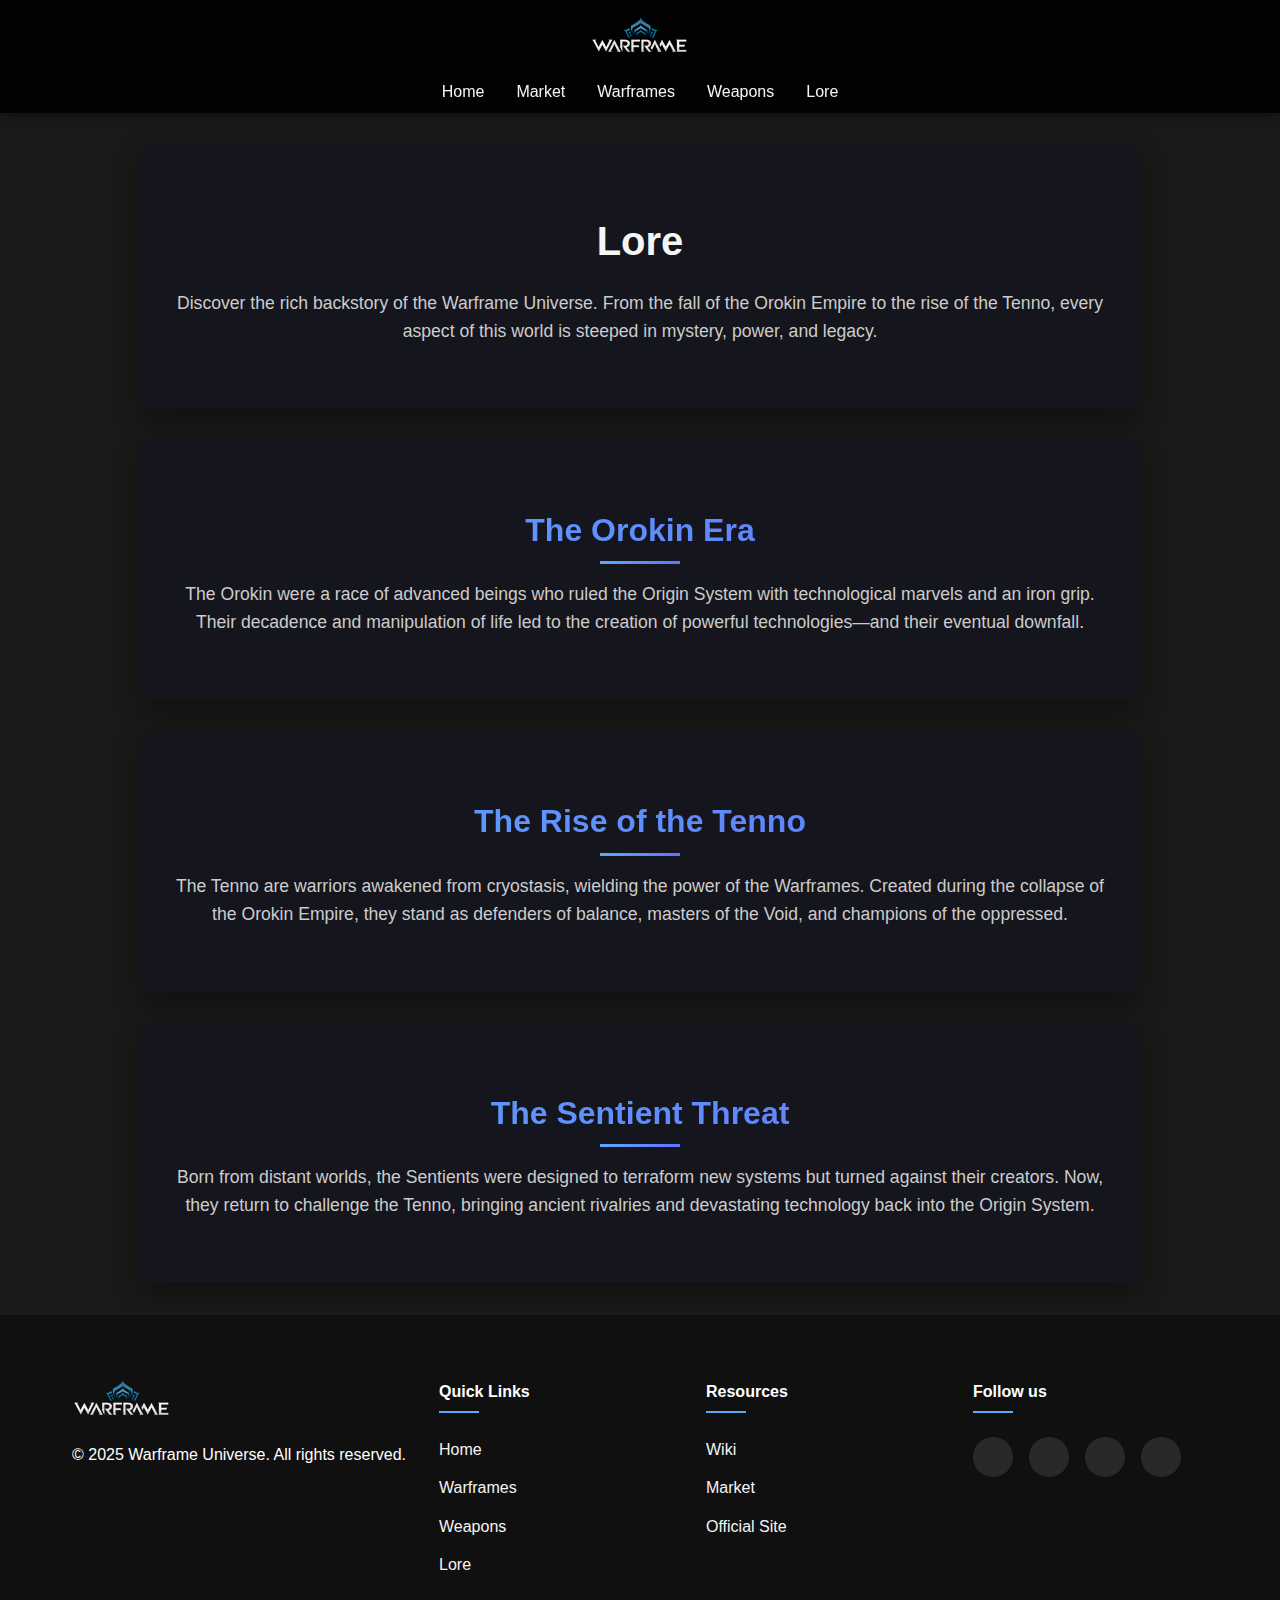
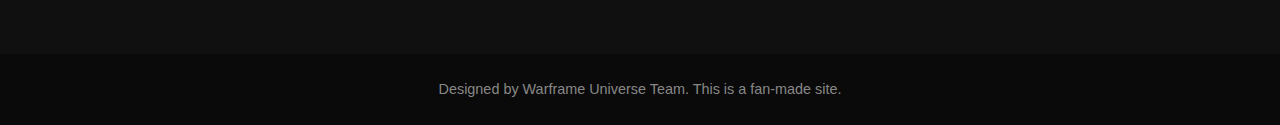
<file: lore.html>
<!DOCTYPE html>
<html lang="en">
<head>
    <meta charset="UTF-8">
    <meta name="viewport" content="width=device-width, initial-scale=1.0">
    <title>Lore</title>

    <link rel="stylesheet" href="styles.css">
</head>
<body>
  <header>
      <div class="logo">
          <img src="Logo.webp" alt="Warframe Logo">
      </div>
      <nav class="nav-bar">
          <ul class="nav-list">
              <li><a href="index.html">Home</a></li>
              <li><a href="https://warframe.market/" target="_blank">Market</a></li>
              <li><a href="warframes.html">Warframes</a></li>
              <li><a href="weapons.html">Weapons</a></li>
              <li><a href="lore.html">Lore</a></li>
          </ul>
      </nav>
  </header>

  <main>
      <section class="lore-section">
          <h1>Lore</h1>
          <p>Discover the rich backstory of the Warframe Universe. From the fall of the Orokin Empire to the rise of the Tenno, every aspect of this world is steeped in mystery, power, and legacy.</p>
      </section>

      <section class="lore-section">
          <h2>The Orokin Era</h2>
          <p>The Orokin were a race of advanced beings who ruled the Origin System with technological marvels and an iron grip. Their decadence and manipulation of life led to the creation of powerful technologies—and their eventual downfall.</p>
      </section>

      <section class="lore-section">
          <h2>The Rise of the Tenno</h2>
          <p>The Tenno are warriors awakened from cryostasis, wielding the power of the Warframes. Created during the collapse of the Orokin Empire, they stand as defenders of balance, masters of the Void, and champions of the oppressed.</p>
      </section>

      <section class="lore-section">
          <h2>The Sentient Threat</h2>
          <p>Born from distant worlds, the Sentients were designed to terraform new systems but turned against their creators. Now, they return to challenge the Tenno, bringing ancient rivalries and devastating technology back into the Origin System.</p>
      </section>
  </main>

  <footer>
    <div class="footer-main">
      <div class="footer-logo">
        <img src="Logo.webp" alt="Warframe Logo" />
        <p>&copy; 2025 Warframe Universe. All rights reserved.</p>
      </div>
      
      <div class="footer-links">
        <h4>Quick Links</h4>
        <ul>
          <li><a href="index.html">Home</a></li>
          <li><a href="warframes.html">Warframes</a></li>
          <li><a href="weapons.html">Weapons</a></li>
          <li><a href="lore.html">Lore</a></li>
        </ul>
      </div>
      
      <div class="footer-links">
        <h4>Resources</h4>
        <ul>
          <li><a href="https://warframe.fandom.com/wiki/" target="_blank">Wiki</a></li>
          <li><a href="https://warframe.market/" target="_blank">Market</a></li>
          <li><a href="https://www.warframe.com/" target="_blank">Official Site</a></li>
        </ul>
      </div>
      
      <div class="footer-social">
        <h4>Follow us</h4>
        <div class="social-icons">
          <a href="#" class="social-icon"><i class="fab fa-facebook"></i></a>
          <a href="#" class="social-icon"><i class="fab fa-twitter"></i></a>
          <a href="#" class="social-icon"><i class="fab fa-instagram"></i></a>
          <a href="#" class="social-icon"><i class="fab fa-discord"></i></a>
        </div>
      </div>
    </div>
    
    <div class="footer-bottom">
      <p>Designed by Warframe Universe Team. This is a fan-made site.</p>
    </div>
  </footer>
</body>
</html>
</file>
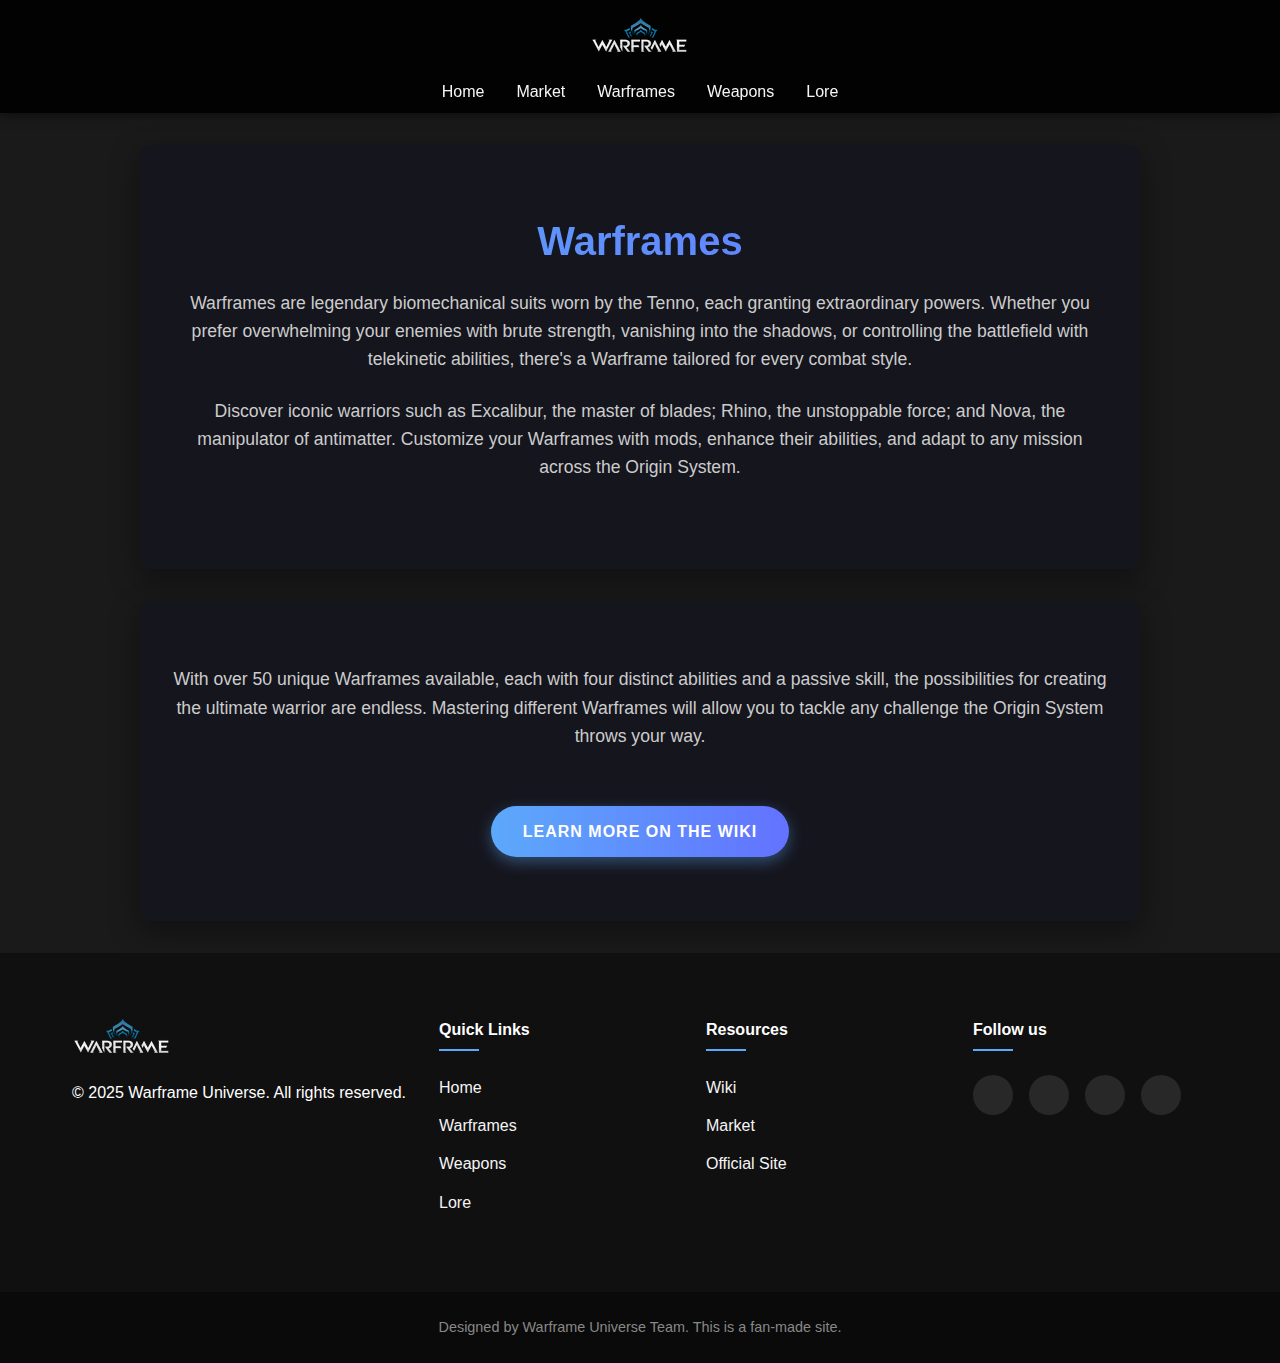
<file: warframes.html>
<!DOCTYPE html>
<html lang="en">
  <head>
    <meta charset="UTF-8" />
    <meta name="viewport" content="width=device-width, initial-scale=1.0" />
    <title>Warframes</title>
    <link rel="stylesheet" href="styles.css" />
  </head>
  <body>
    <header>
      <div class="logo">
          <img src="Logo.webp" alt="Warframe Logo">
      </div>
      <nav class="nav-bar">
          <ul class="nav-list">
              <li><a href="index.html">Home</a></li>
              <li><a href="https://warframe.market/" target="_blank">Market</a></li>
              <li><a href="warframes.html">Warframes</a></li>
              <li><a href="weapons.html">Weapons</a></li>
              <li><a href="lore.html">Lore</a></li>
          </ul>
      </nav>
  </header>

    <main>  
        <section class="warframes-section">
            <h1>Warframes</h1>
            <p>Warframes are legendary biomechanical suits worn by the Tenno, each granting extraordinary powers. Whether you prefer overwhelming your enemies with brute strength, vanishing into the shadows, or controlling the battlefield with telekinetic abilities, there's a Warframe tailored for every combat style.</p>
            <p>Discover iconic warriors such as Excalibur, the master of blades; Rhino, the unstoppable force; and Nova, the manipulator of antimatter. Customize your Warframes with mods, enhance their abilities, and adapt to any mission across the Origin System.</p>
        </section>    
        <section class="warframes-section">    
            <p>With over 50 unique Warframes available, each with four distinct abilities and a passive skill, the possibilities for creating the ultimate warrior are endless. Mastering different Warframes will allow you to tackle any challenge the Origin System throws your way.</p>
            <a href="https://warframe.fandom.com/wiki/Warframes" class="wiki-link" target="_blank">Learn More on the Wiki</a>
        </section>
    </main>

    <footer>
      <div class="footer-main">
        <div class="footer-logo">
          <img src="Logo.webp" alt="Warframe Logo" />
          <p>&copy; 2025 Warframe Universe. All rights reserved.</p>
        </div>
        
        <div class="footer-links">
          <h4>Quick Links</h4>
          <ul>
            <li><a href="index.html">Home</a></li>
            <li><a href="warframes.html">Warframes</a></li>
            <li><a href="weapons.html">Weapons</a></li>
            <li><a href="lore.html">Lore</a></li>
          </ul>
        </div>
        
        <div class="footer-links">
          <h4>Resources</h4>
          <ul>
            <li><a href="https://warframe.fandom.com/wiki/" target="_blank">Wiki</a></li>
            <li><a href="https://warframe.market/" target="_blank">Market</a></li>
            <li><a href="https://www.warframe.com/" target="_blank">Official Site</a></li>
          </ul>
        </div>
        
        <div class="footer-social">
          <h4>Follow us</h4>
          <div class="social-icons">
            <a href="#" class="social-icon"><i class="fab fa-facebook"></i></a>
            <a href="#" class="social-icon"><i class="fab fa-twitter"></i></a>
            <a href="#" class="social-icon"><i class="fab fa-instagram"></i></a>
            <a href="#" class="social-icon"><i class="fab fa-discord"></i></a>
          </div>
        </div>
      </div>
      
      <div class="footer-bottom">
        <p>Designed by Warframe Universe Team. This is a fan-made site.</p>
      </div>
    </footer>
</body>
</html>
</file>
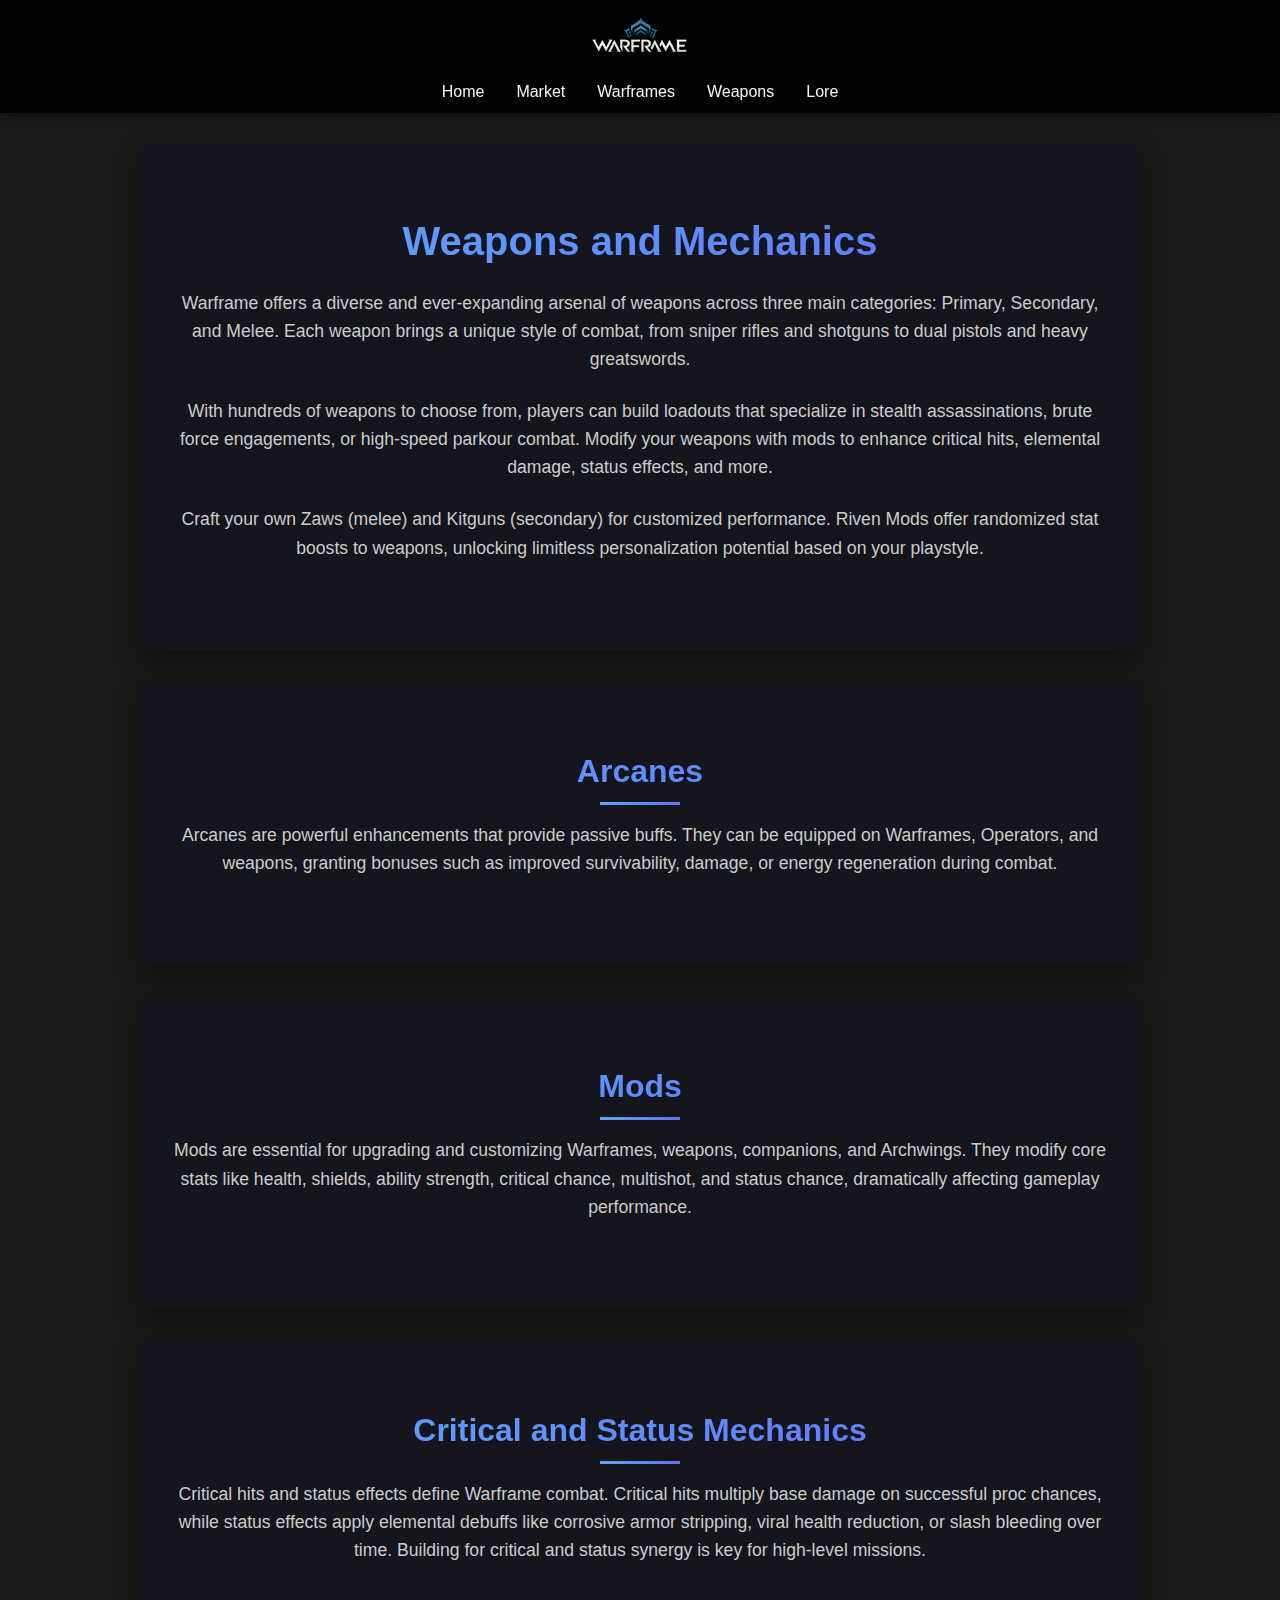
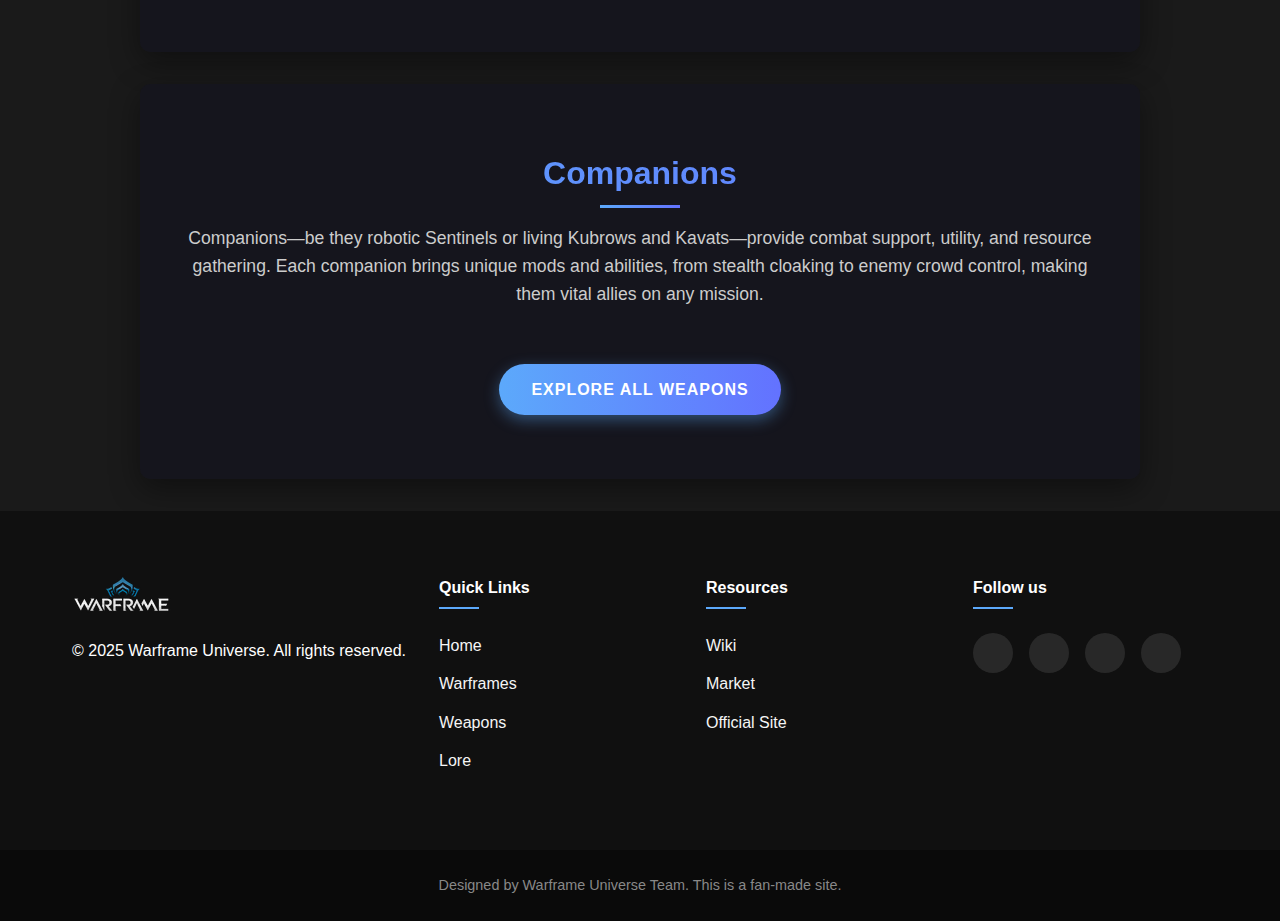
<file: weapons.html>
<!DOCTYPE html>
<html lang="en">
  <head>
    <meta charset="UTF-8" />
    <meta name="viewport" content="width=device-width, initial-scale=1.0" />
    <title>Weapons</title>
    <link rel="stylesheet" href="styles.css" />
  </head>
  <body>
    <header>
      <div class="logo">
          <img src="Logo.webp" alt="Warframe Logo">
      </div>
      <nav class="nav-bar">
          <ul class="nav-list">
              <li><a href="index.html">Home</a></li>
              <li><a href="https://warframe.market/" target="_blank">Market</a></li>
              <li><a href="warframes.html">Warframes</a></li>
              <li><a href="weapons.html">Weapons</a></li>
              <li><a href="lore.html">Lore</a></li>
          </ul>
      </nav>
  </header>

    <main>
        <section class="weapons-section">
            <h1>Weapons and Mechanics</h1>
            <p>Warframe offers a diverse and ever-expanding arsenal of weapons across three main categories: Primary, Secondary, and Melee. Each weapon brings a unique style of combat, from sniper rifles and shotguns to dual pistols and heavy greatswords.</p>
            <p>With hundreds of weapons to choose from, players can build loadouts that specialize in stealth assassinations, brute force engagements, or high-speed parkour combat. Modify your weapons with mods to enhance critical hits, elemental damage, status effects, and more.</p>
            <p>Craft your own Zaws (melee) and Kitguns (secondary) for customized performance. Riven Mods offer randomized stat boosts to weapons, unlocking limitless personalization potential based on your playstyle.</p>
        </section>
        <section class="weapons-section">
            <h2>Arcanes</h2>
            <p>Arcanes are powerful enhancements that provide passive buffs. They can be equipped on Warframes, Operators, and weapons, granting bonuses such as improved survivability, damage, or energy regeneration during combat.</p>
        </section>
        <section class="weapons-section">
            <h2>Mods</h2>
            <p>Mods are essential for upgrading and customizing Warframes, weapons, companions, and Archwings. They modify core stats like health, shields, ability strength, critical chance, multishot, and status chance, dramatically affecting gameplay performance.</p>
        </section>
        <section class="weapons-section">
            <h2>Critical and Status Mechanics</h2>
            <p>Critical hits and status effects define Warframe combat. Critical hits multiply base damage on successful proc chances, while status effects apply elemental debuffs like corrosive armor stripping, viral health reduction, or slash bleeding over time. Building for critical and status synergy is key for high-level missions.</p>
        </section>
        <section class="weapons-section">
            <h2>Companions</h2>
            <p>Companions—be they robotic Sentinels or living Kubrows and Kavats—provide combat support, utility, and resource gathering. Each companion brings unique mods and abilities, from stealth cloaking to enemy crowd control, making them vital allies on any mission.</p>
            <a href="https://warframe.fandom.com/wiki/Weapons" class="wiki-link" target="_blank">Explore All Weapons</a>
        </section>
    </main>

    <footer>
      <div class="footer-main">
        <div class="footer-logo">
          <img src="Logo.webp" alt="Warframe Logo" />
          <p>&copy; 2025 Warframe Universe. All rights reserved.</p>
        </div>
        
        <div class="footer-links">
          <h4>Quick Links</h4>
          <ul>
            <li><a href="index.html">Home</a></li>
            <li><a href="warframes.html">Warframes</a></li>
            <li><a href="weapons.html">Weapons</a></li>
            <li><a href="lore.html">Lore</a></li>
          </ul>
        </div>
        
        <div class="footer-links">
          <h4>Resources</h4>
          <ul>
            <li><a href="https://warframe.fandom.com/wiki/" target="_blank">Wiki</a></li>
            <li><a href="https://warframe.market/" target="_blank">Market</a></li>
            <li><a href="https://www.warframe.com/" target="_blank">Official Site</a></li>
          </ul>
        </div>
        
        <div class="footer-social">
          <h4>Follow us</h4>
          <div class="social-icons">
            <a href="#" class="social-icon"><i class="fab fa-facebook"></i></a>
            <a href="#" class="social-icon"><i class="fab fa-twitter"></i></a>
            <a href="#" class="social-icon"><i class="fab fa-instagram"></i></a>
            <a href="#" class="social-icon"><i class="fab fa-discord"></i></a>
          </div>
        </div>
      </div>
      
      <div class="footer-bottom">
        <p>Designed by Warframe Universe Team. This is a fan-made site.</p>
      </div>
    </footer>
</body>
</html>
</file>
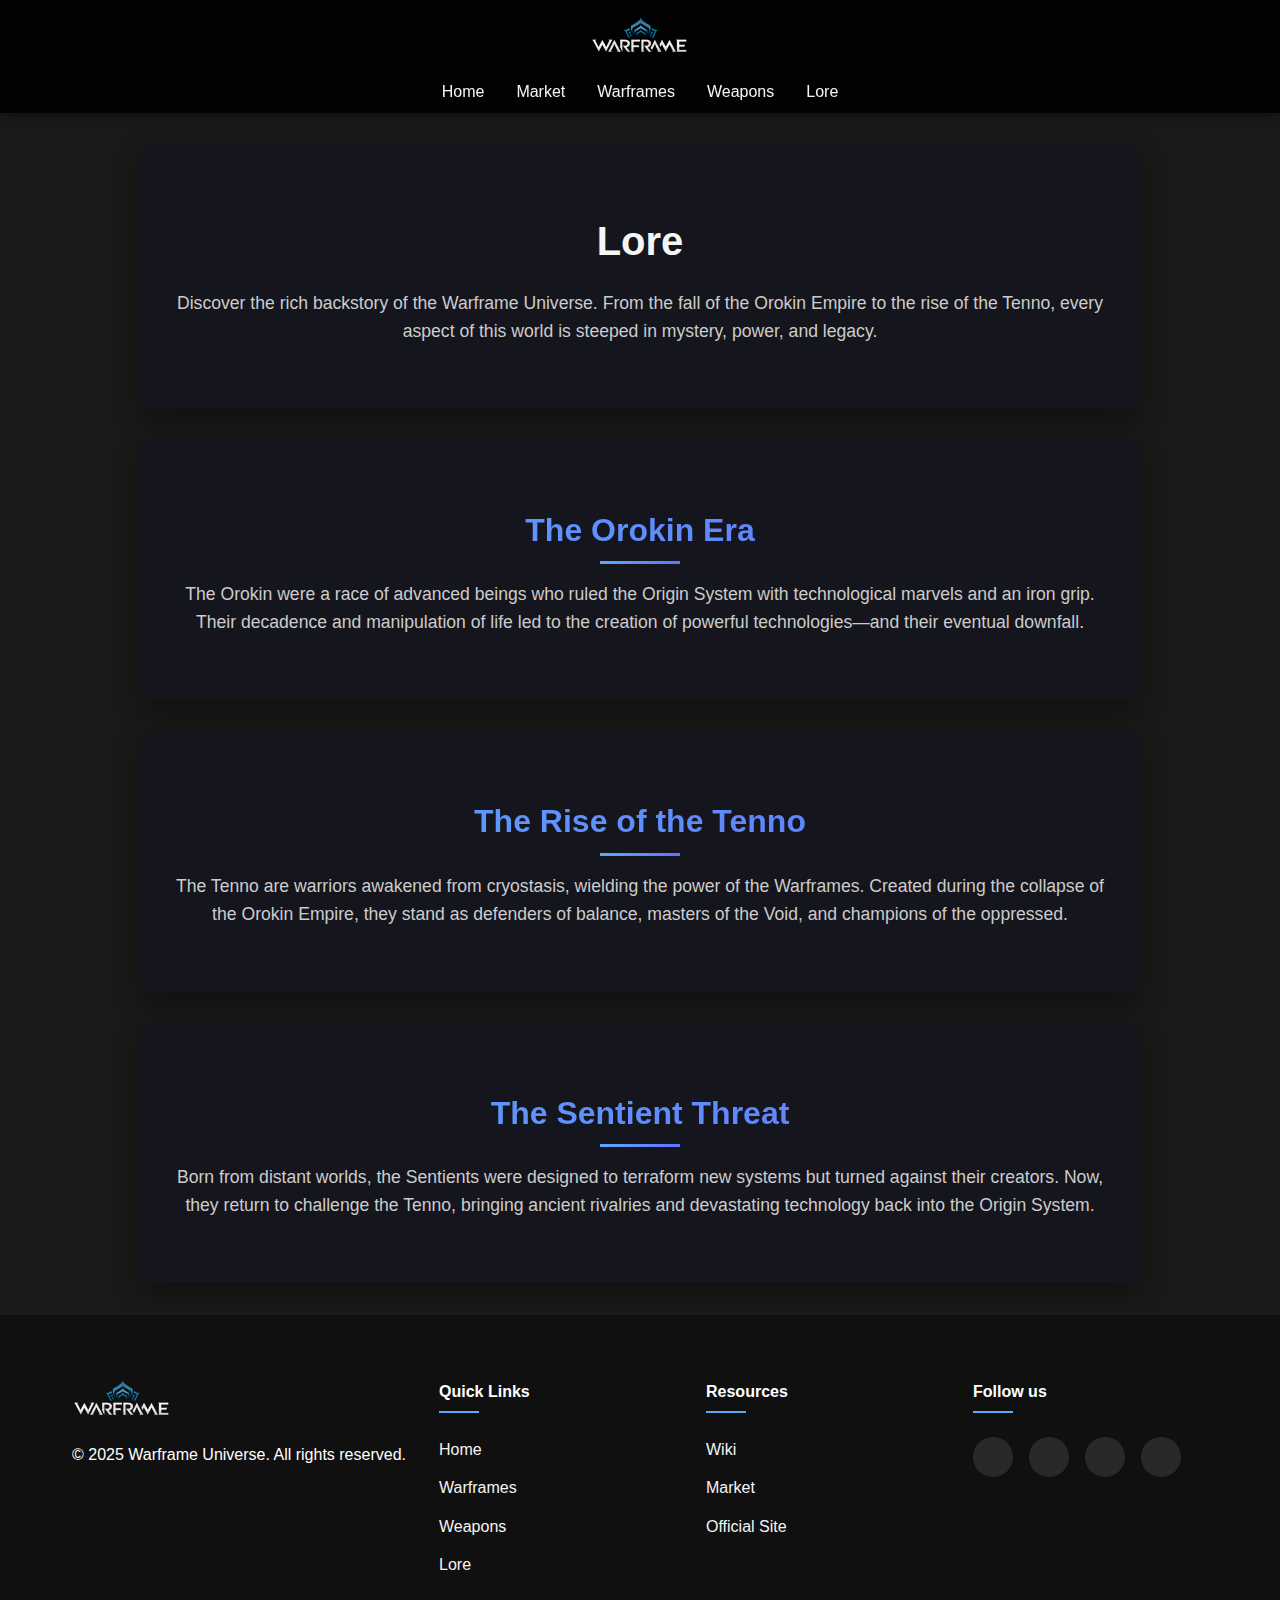
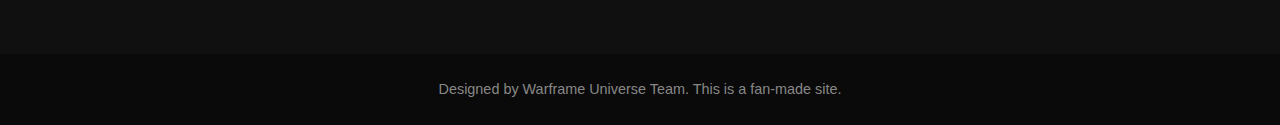
<file: Pages/lore.html>
<!DOCTYPE html>
<html lang="en">
<head>
    <meta charset="UTF-8">
    <meta name="viewport" content="width=device-width, initial-scale=1.0">
    <title>Lore</title>

    <link rel="stylesheet" href="/Styles/styles.css">
</head>
<body>
  <header>
      <div class="logo">
          <img src="/Images/Logo.webp" alt="Warframe Logo">
      </div>
      <nav class="nav-bar">
          <ul class="nav-list">
              <li><a href="/index.html">Home</a></li>
              <li><a href="https://warframe.market/" target="_blank">Market</a></li>
              <li><a href="/Pages/warframes.html">Warframes</a></li>
              <li><a href="/Pages/weapons.html">Weapons</a></li>
              <li><a href="/Pages/lore.html">Lore</a></li>
          </ul>
      </nav>
  </header>

  <main>
      <section class="lore-section">
          <h1>Lore</h1>
          <p>Discover the rich backstory of the Warframe Universe. From the fall of the Orokin Empire to the rise of the Tenno, every aspect of this world is steeped in mystery, power, and legacy.</p>
      </section>

      <section class="lore-section">
          <h2>The Orokin Era</h2>
          <p>The Orokin were a race of advanced beings who ruled the Origin System with technological marvels and an iron grip. Their decadence and manipulation of life led to the creation of powerful technologies—and their eventual downfall.</p>
      </section>

      <section class="lore-section">
          <h2>The Rise of the Tenno</h2>
          <p>The Tenno are warriors awakened from cryostasis, wielding the power of the Warframes. Created during the collapse of the Orokin Empire, they stand as defenders of balance, masters of the Void, and champions of the oppressed.</p>
      </section>

      <section class="lore-section">
          <h2>The Sentient Threat</h2>
          <p>Born from distant worlds, the Sentients were designed to terraform new systems but turned against their creators. Now, they return to challenge the Tenno, bringing ancient rivalries and devastating technology back into the Origin System.</p>
      </section>
  </main>

  <footer>
    <div class="footer-main">
      <div class="footer-logo">
        <img src="/Images/Logo.webp" alt="Warframe Logo">
        <p>&copy; 2025 Warframe Universe. All rights reserved.</p>
      </div>

      <div class="footer-links">
        <h4>Quick Links</h4>
        <ul>
          <li><a href="/index.html">Home</a></li>
          <li><a href="/Pages/warframes.html">Warframes</a></li>
          <li><a href="/Pages/weapons.html">Weapons</a></li>
          <li><a href="/Pages/lore.html">Lore</a></li>
        </ul>
      </div>

      <div class="footer-links">
        <h4>Resources</h4>
        <ul>
          <li><a href="https://warframe.fandom.com/wiki/" target="_blank">Wiki</a></li>
          <li><a href="https://warframe.market/" target="_blank">Market</a></li>
          <li><a href="https://www.warframe.com/" target="_blank">Official Site</a></li>
        </ul>
      </div>

      <div class="footer-social">
        <h4>Follow us</h4>
        <div class="social-icons">
          <a href="#" class="social-icon"><i class="fab fa-facebook"></i></a>
          <a href="#" class="social-icon"><i class="fab fa-twitter"></i></a>
          <a href="#" class="social-icon"><i class="fab fa-instagram"></i></a>
          <a href="#" class="social-icon"><i class="fab fa-discord"></i></a>
        </div>
      </div>
    </div>

    <div class="footer-bottom">
      <p>Designed by Warframe Universe Team. This is a fan-made site.</p>
    </div>
  </footer>
</body>
</html>
</file>
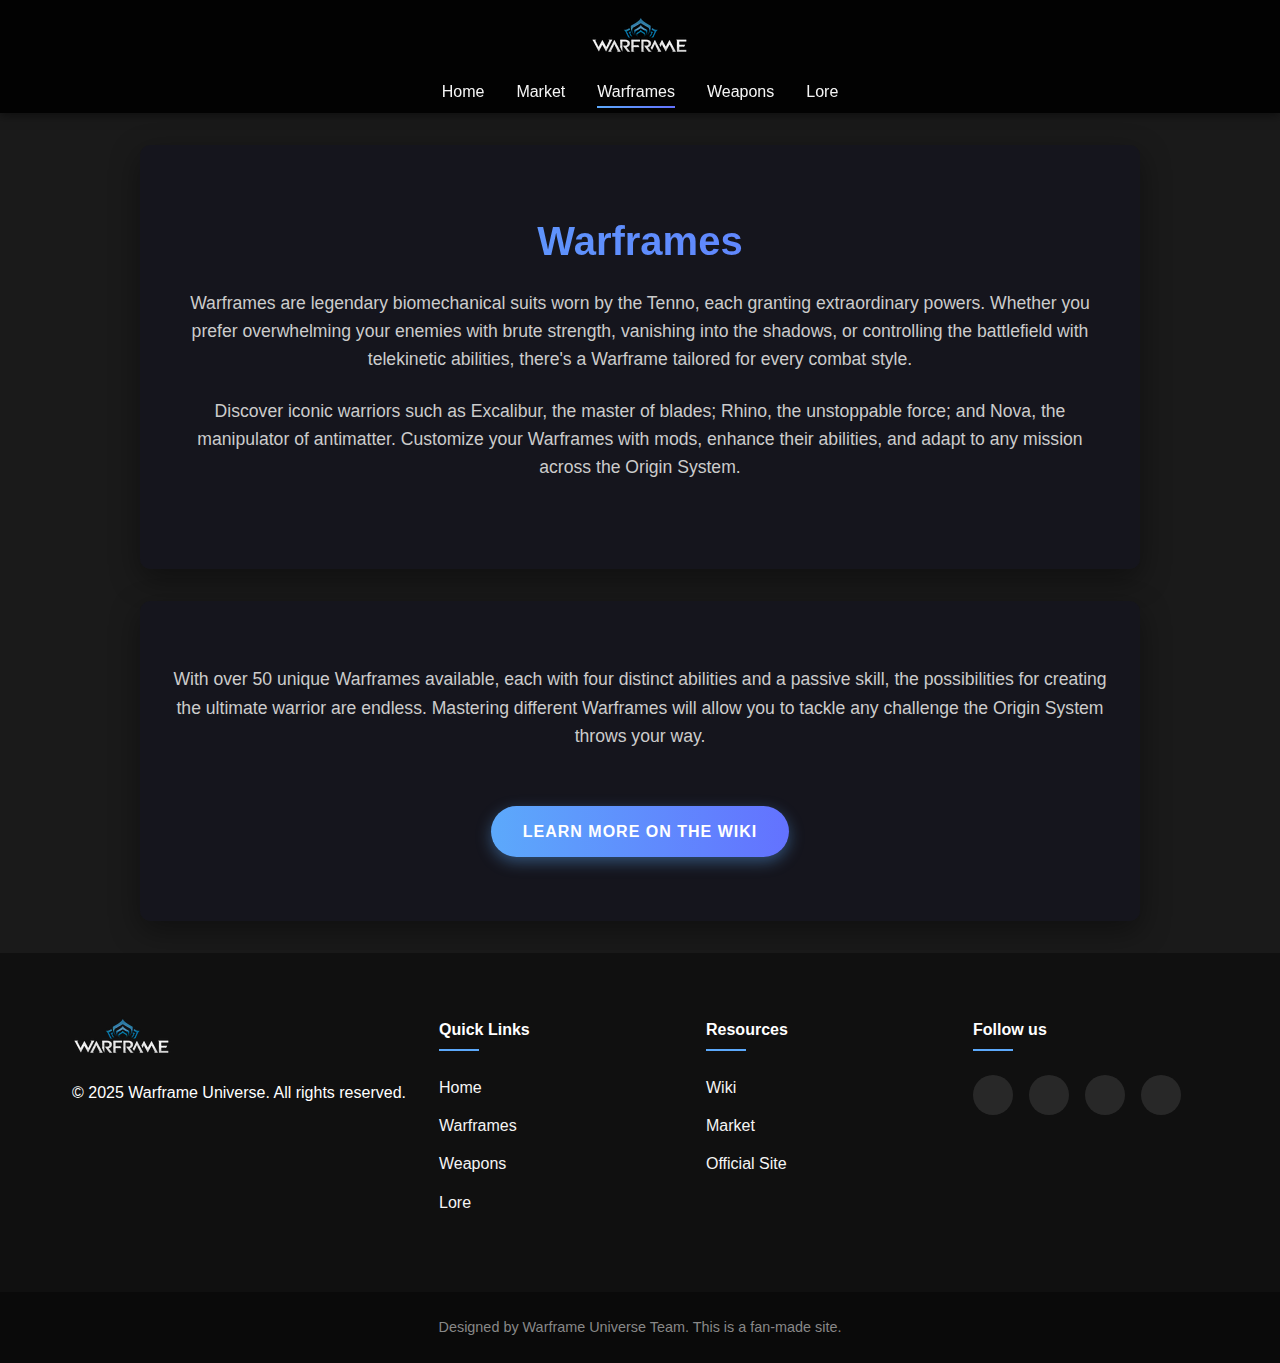
<file: Pages/warframes.html>
<!DOCTYPE html>
<html lang="en">
  <head>
    <meta charset="UTF-8" />
    <meta name="viewport" content="width=device-width, initial-scale=1.0" />
    <title>Warframes</title>
    <link rel="stylesheet" href="../Styles/styles.css" />
  </head>
  <body>
    <header>
        <div class="logo">
            <img src="/Images/Logo.webp" alt="Warframe Logo">
        </div>
        <nav class="nav-bar">
            <ul class="nav-list">
                <li><a href="/index.html">Home</a></li>
                <li><a href="https://warframe.market/" target="_blank">Market</a></li>
                <li><a href="/Pages/warframes.html" class="active">Warframes</a></li>
                <li><a href="/Pages/weapons.html">Weapons</a></li>
                <li><a href="/Pages/lore.html">Lore</a></li>
            </ul>
        </nav>
    </header>

    <main>  
        <section class="warframes-section">
            <h1>Warframes</h1>
            <p>Warframes are legendary biomechanical suits worn by the Tenno, each granting extraordinary powers. Whether you prefer overwhelming your enemies with brute strength, vanishing into the shadows, or controlling the battlefield with telekinetic abilities, there's a Warframe tailored for every combat style.</p>
            <p>Discover iconic warriors such as Excalibur, the master of blades; Rhino, the unstoppable force; and Nova, the manipulator of antimatter. Customize your Warframes with mods, enhance their abilities, and adapt to any mission across the Origin System.</p>
        </section>    
        <section class="warframes-section">    
            <p>With over 50 unique Warframes available, each with four distinct abilities and a passive skill, the possibilities for creating the ultimate warrior are endless. Mastering different Warframes will allow you to tackle any challenge the Origin System throws your way.</p>
            <a href="https://warframe.fandom.com/wiki/Warframes" class="wiki-link" target="_blank">Learn More on the Wiki</a>
        </section>
    </main>

    <footer>
      <div class="footer-main">
        <div class="footer-logo">
          <img src="/Images/Logo.webp" alt="Warframe Logo">
          <p>&copy; 2025 Warframe Universe. All rights reserved.</p>
        </div>

        <div class="footer-links">
          <h4>Quick Links</h4>
          <ul>
            <li><a href="/index.html">Home</a></li>
            <li><a href="/Pages/warframes.html">Warframes</a></li>
            <li><a href="/Pages/weapons.html">Weapons</a></li>
            <li><a href="/Pages/lore.html">Lore</a></li>
          </ul>
        </div>

        <div class="footer-links">
          <h4>Resources</h4>
          <ul>
            <li><a href="https://warframe.fandom.com/wiki/" target="_blank">Wiki</a></li>
            <li><a href="https://warframe.market/" target="_blank">Market</a></li>
            <li><a href="https://www.warframe.com/" target="_blank">Official Site</a></li>
          </ul>
        </div>

        <div class="footer-social">
          <h4>Follow us</h4>
          <div class="social-icons">
            <a href="#" class="social-icon"><i class="fab fa-facebook"></i></a>
            <a href="#" class="social-icon"><i class="fab fa-twitter"></i></a>
            <a href="#" class="social-icon"><i class="fab fa-instagram"></i></a>
            <a href="#" class="social-icon"><i class="fab fa-discord"></i></a>
          </div>
        </div>
      </div>

      <div class="footer-bottom">
        <p>Designed by Warframe Universe Team. This is a fan-made site.</p>
      </div>
    </footer>
</body>
</html>
</file>
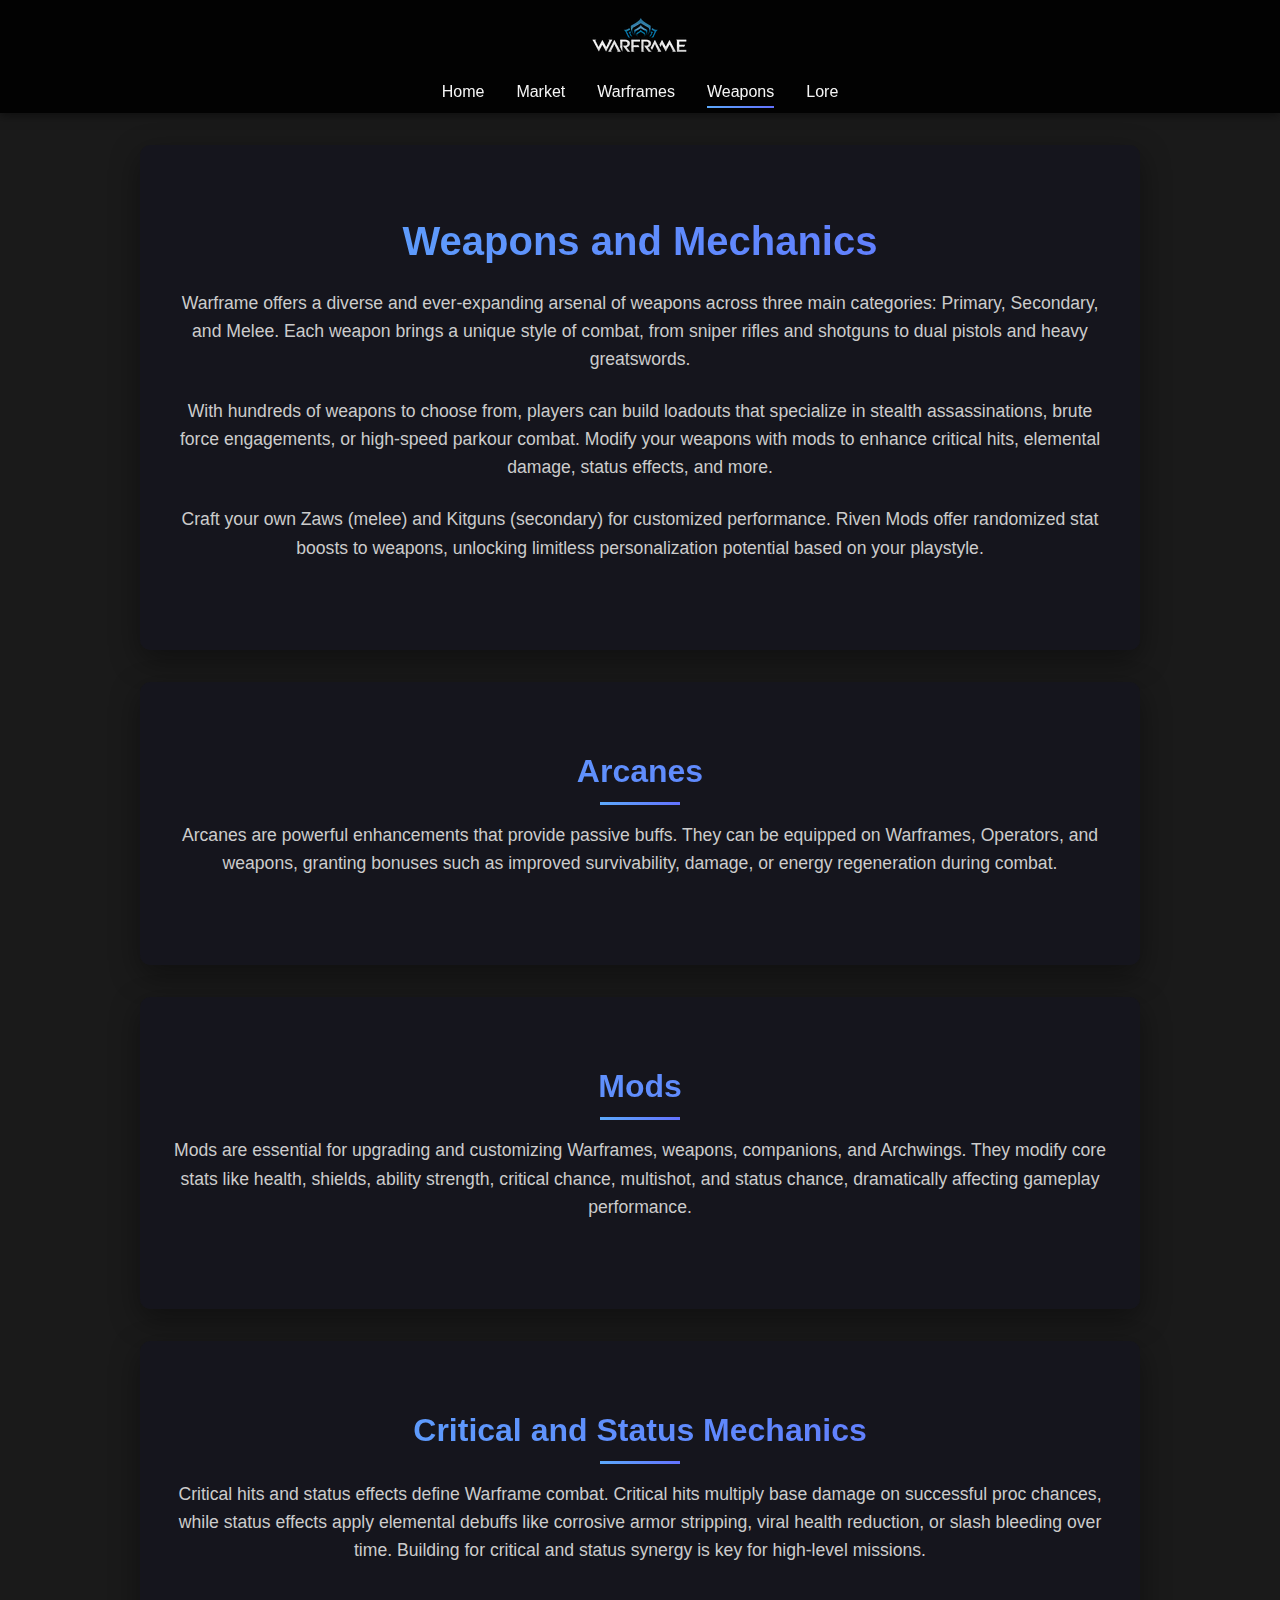
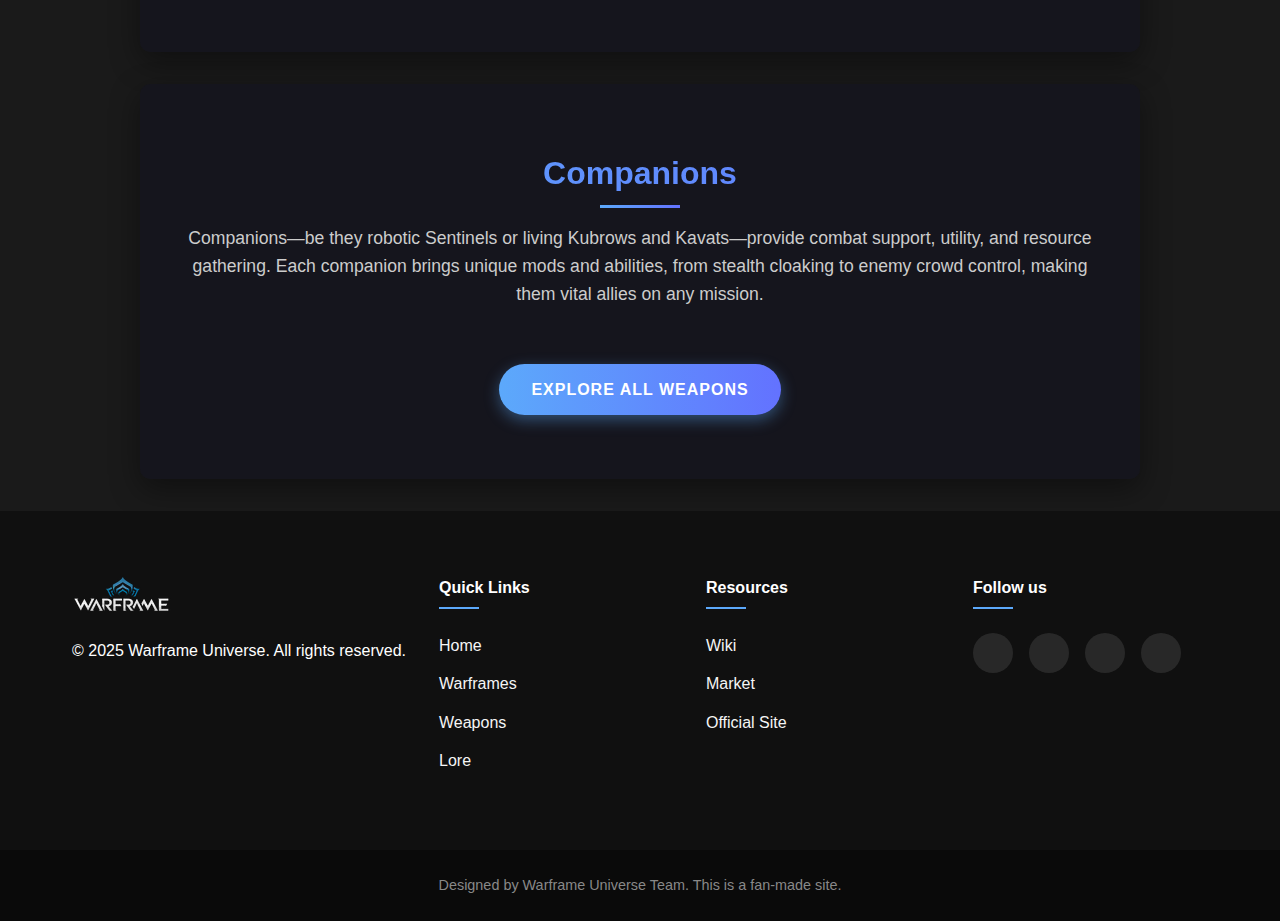
<file: Pages/weapons.html>
<!DOCTYPE html>
<html lang="en">
  <head>
    <meta charset="UTF-8" />
    <meta name="viewport" content="width=device-width, initial-scale=1.0" />
    <title>Weapons</title>
    <link rel="stylesheet" href="../Styles/styles.css" />
  </head>
  <body>
    <header>
        <div class="logo">
            <img src="/Images/Logo.webp" alt="Warframe Logo">
        </div>
        <nav class="nav-bar">
            <ul class="nav-list">
                <li><a href="/index.html">Home</a></li>
                <li><a href="https://warframe.market/" target="_blank">Market</a></li>
                <li><a href="/Pages/warframes.html">Warframes</a></li>
                <li><a href="/Pages/weapons.html" class="active">Weapons</a></li>
                <li><a href="/Pages/lore.html">Lore</a></li>
            </ul>
        </nav>
    </header>

    <main>
        <section class="weapons-section">
            <h1>Weapons and Mechanics</h1>
            <p>Warframe offers a diverse and ever-expanding arsenal of weapons across three main categories: Primary, Secondary, and Melee. Each weapon brings a unique style of combat, from sniper rifles and shotguns to dual pistols and heavy greatswords.</p>
            <p>With hundreds of weapons to choose from, players can build loadouts that specialize in stealth assassinations, brute force engagements, or high-speed parkour combat. Modify your weapons with mods to enhance critical hits, elemental damage, status effects, and more.</p>
            <p>Craft your own Zaws (melee) and Kitguns (secondary) for customized performance. Riven Mods offer randomized stat boosts to weapons, unlocking limitless personalization potential based on your playstyle.</p>
        </section>
        <section class="weapons-section">
            <h2>Arcanes</h2>
            <p>Arcanes are powerful enhancements that provide passive buffs. They can be equipped on Warframes, Operators, and weapons, granting bonuses such as improved survivability, damage, or energy regeneration during combat.</p>
        </section>
        <section class="weapons-section">
            <h2>Mods</h2>
            <p>Mods are essential for upgrading and customizing Warframes, weapons, companions, and Archwings. They modify core stats like health, shields, ability strength, critical chance, multishot, and status chance, dramatically affecting gameplay performance.</p>
        </section>
        <section class="weapons-section">
            <h2>Critical and Status Mechanics</h2>
            <p>Critical hits and status effects define Warframe combat. Critical hits multiply base damage on successful proc chances, while status effects apply elemental debuffs like corrosive armor stripping, viral health reduction, or slash bleeding over time. Building for critical and status synergy is key for high-level missions.</p>
        </section>
        <section class="weapons-section">
            <h2>Companions</h2>
            <p>Companions—be they robotic Sentinels or living Kubrows and Kavats—provide combat support, utility, and resource gathering. Each companion brings unique mods and abilities, from stealth cloaking to enemy crowd control, making them vital allies on any mission.</p>
            <a href="https://warframe.fandom.com/wiki/Weapons" class="wiki-link" target="_blank">Explore All Weapons</a>
        </section>
    </main>

    <footer>
      <div class="footer-main">
        <div class="footer-logo">
          <img src="/Images/Logo.webp" alt="Warframe Logo">
          <p>&copy; 2025 Warframe Universe. All rights reserved.</p>
        </div>

        <div class="footer-links">
          <h4>Quick Links</h4>
          <ul>
            <li><a href="/index.html">Home</a></li>
            <li><a href="/Pages/warframes.html">Warframes</a></li>
            <li><a href="/Pages/weapons.html">Weapons</a></li>
            <li><a href="/Pages/lore.html">Lore</a></li>
          </ul>
        </div>

        <div class="footer-links">
          <h4>Resources</h4>
          <ul>
            <li><a href="https://warframe.fandom.com/wiki/" target="_blank">Wiki</a></li>
            <li><a href="https://warframe.market/" target="_blank">Market</a></li>
            <li><a href="https://www.warframe.com/" target="_blank">Official Site</a></li>
          </ul>
        </div>

        <div class="footer-social">
          <h4>Follow us</h4>
          <div class="social-icons">
            <a href="#" class="social-icon"><i class="fab fa-facebook"></i></a>
            <a href="#" class="social-icon"><i class="fab fa-twitter"></i></a>
            <a href="#" class="social-icon"><i class="fab fa-instagram"></i></a>
            <a href="#" class="social-icon"><i class="fab fa-discord"></i></a>
          </div>
        </div>
      </div>

      <div class="footer-bottom">
        <p>Designed by Warframe Universe Team. This is a fan-made site.</p>
      </div>
    </footer>
</body>
</html>
</file>
<file: styles.css>
* {
  box-sizing: border-box;
  margin: 0;
  padding: 0;
}

body {
  margin: 0;
  padding: 0;
  /* font-family: 'Segoe UI', Tahoma, Geneva, Verdana, sans-serif; */
  font-family:'Franklin Gothic Medium', 'Arial Narrow', Arial, sans-serif;
  background-color: #1a1a1a;
  color: #f5f5f5;
  line-height: 1.6;
}

body::-webkit-scrollbar {
  display: none;
}

a {
  text-decoration: none;
  color: whitesmoke;
  transition: all 0.3s ease;
}

img {
  max-width: 100%;
  height: auto;
}

h1, h2, h3, h4, h5, h6 {
  font-weight: 600;
  margin-bottom: 1rem;
}

h1 {
  font-size: 2.5rem;
}

h2 {
  font-size: 2rem;
  text-align: center;
  margin-bottom: 2rem;
  position: relative;
  padding-bottom: 0.5rem;
}

h2::after {
  content: '';
  position: absolute;
  bottom: 0;
  left: 50%;
  transform: translateX(-50%);
  width: 80px;
  height: 3px;
  background: linear-gradient(90deg, #5ca9fb 0%, #6372ff 100%);
}

h3 {
  font-size: 1.5rem;
}

section {
  padding: 5rem 2rem;
}

/* Header */
header {
  background-color: rgba(0, 0, 0, 0.9);
  width: 100%;
  color: #fff;
  display: flex;
  flex-direction: column;
  justify-content: center;
  align-items: center;
  position: sticky;
  top: 0;
  z-index: 1000;
  box-shadow: 0 2px 10px rgba(0, 0, 0, 0.5);
}

.logo {
  text-align: center;
  padding: 1rem 0;
  display: flex;
  justify-content: center;
  align-items: center;
  height: auto;
}

.logo img {
  max-height: 60px;
}

.nav-bar {
  width: 100%;
  color: #fff;
  padding: 0.5rem 1rem;
  display: flex;
  justify-content: center;
  align-items: center;
  position: relative;
}

.nav-list {
  list-style: none;
  display: flex;
  gap: 2rem;
  margin: 0;
  padding: 0;
}

.nav-list li a {
  padding: 0.5rem 0;
  font-weight: 500;
  position: relative;
}

.nav-list li a::after {
  content: '';
  position: absolute;
  bottom: 0;
  left: 0;
  width: 0;
  height: 2px;
  background: linear-gradient(90deg, #5ca9fb 0%, #6372ff 100%);
  transition: width 0.3s ease;
}

.nav-list li a:hover::after,
.nav-list li a.active::after {
  width: 100%;
}

/* Hero */
.hero-section {
  padding: 0;
}

.hero {
  width: 100%;
  margin: 0 auto;
  display: flex;
  justify-content: center;
  align-items: center;
  position: relative;
  text-align: center;
  background: url("../Images/hero-background.jpeg") no-repeat center center;
  background-size: cover;
  height: 80vh;
  color: #fff;
}

.hero::before {
  content: "";
  position: absolute;
  top: 0;
  left: 0;
  width: 100%;
  height: 100%;
  background: linear-gradient(rgba(0,0,0,0.7), rgba(0,0,0,0.5));
  z-index: 1;
}

.hero-content {
  max-width: 800px;
  width: 90%;
  text-align: center;
  padding: 3rem 2rem;
  background-color: rgba(20, 20, 20, 0.7);
  border-radius: 10px;
  z-index: 2;
  transition: transform 0.3s ease, box-shadow 0.3s ease;
  box-shadow: 0 10px 30px rgba(0, 0, 0, 0.3);
}

.hero-content:hover {
  transform: translateY(-5px);
  box-shadow: 0 15px 40px rgba(0, 0, 0, 0.5);
}

.hero h1 {
  font-size: 3rem;
  margin-bottom: 1rem;
  background: linear-gradient(90deg, #5ca9fb 0%, #6372ff 100%);
  -webkit-background-clip: text;
  background-clip: text;
  -webkit-text-fill-color: transparent;
  text-shadow: 0 2px 10px rgba(0, 0, 0, 0.2);
}

.hero-subtitle {
  font-size: 1.25rem;
  margin-bottom: 2rem;
}

.cta-button {
  display: inline-block;
  padding: 0.8rem 2rem;
  background: linear-gradient(90deg, #5ca9fb 0%, #6372ff 100%);
  color: white;
  border-radius: 30px;
  font-weight: 600;
  letter-spacing: 1px;
  text-transform: uppercase;
  box-shadow: 0 5px 15px rgba(92, 169, 251, 0.4);
  transition: all 0.3s ease;
}

.cta-button:hover {
  transform: translateY(-3px);
  box-shadow: 0 8px 25px rgba(92, 169, 251, 0.6);
}

/* Features */
.features-section {
  background-color: #121212;
}

.features-container {
  display: flex;
  flex-wrap: wrap;
  justify-content: center;
  gap: 2rem;
  max-width: 1200px;
  margin: 0 auto;
}

.feature-card {
  flex: 1 1 300px;
  background: rgba(30, 30, 35, 0.7);
  border-radius: 10px;
  padding: 2rem;
  text-align: center;
  transition: transform 0.3s ease, box-shadow 0.3s ease;
  box-shadow: 0 5px 15px rgba(0, 0, 0, 0.2);
}

.feature-card:hover {
  transform: translateY(-10px);
  box-shadow: 0 10px 25px rgba(92, 169, 251, 0.3);
}

.feature-icon img{
  border-radius: 5%;
  width: 100%;
  height: auto;
}

.feature-card h3 {
  font-size: 1.5rem;
  margin-bottom: 1rem;
}

.feature-card p {
  margin-bottom: 1.5rem;
  color: #cccccc;
}

.feature-link {
  color: #5ca9fb;
  font-weight: 600;
  position: relative;
}

.feature-link::after {
  content: '→';
  margin-left: 5px;
  transition: transform 0.3s ease;
}

.feature-link:hover::after {
  transform: translateX(5px);
}

/* Worlds Section */
.worlds-section {
  background: url("../Images/stars-bg.jpg") fixed;
  background-size: cover;
  position: relative;
}

.worlds-section::before {
  content: "";
  position: absolute;
  top: 0;
  left: 0;
  width: 100%;
  height: 100%;
  background: rgba(0, 0, 0, 0.7);
  z-index: 1;
}

.worlds-section > * {
  position: relative;
  z-index: 2;
}

.worlds-container {
  display: flex;
  flex-wrap: wrap;
  justify-content: center;
  gap: 2rem;
  max-width: 1200px;
  margin: 0 auto;
}

.world-card {
  flex: 1 1 300px;
  background: rgba(20, 20, 25, 0.8);
  border-radius: 10px;
  padding: 2.5rem 2rem;
  text-align: center;
  position: relative;
  overflow: hidden;
  box-shadow: 0 10px 30px rgba(0, 0, 0, 0.3);
  transition: transform 0.3s ease;
}

.world-card:hover {
  transform: translateY(-10px);
}

.world-card h3 {
  color: #5ca9fb;
  margin-bottom: 1rem;
}

/* Community */
.community-section {
  background: linear-gradient(135deg, #121212 0%, #232328 100%);
  padding: 6rem 2rem;
}

.community-content {
  max-width: 900px;
  margin: 0 auto;
  text-align: center;
}

.community-content p {
  font-size: 1.1rem;
  max-width: 700px;
  margin: 0 auto 3rem;
}

.stats-container {
  display: flex;
  flex-wrap: wrap;
  justify-content: center;
  gap: 3rem;
  margin-bottom: 3rem;
}

.stat-item {
  display: flex;
  flex-direction: column;
  align-items: center;
}

.stat-number {
  font-size: 3rem;
  font-weight: 700;
  background: linear-gradient(90deg, #5ca9fb 0%, #6372ff 100%);
  -webkit-background-clip: text;
  background-clip: text;
  -webkit-text-fill-color: transparent;
}

.stat-label {
  font-size: 1.2rem;
  color: #cccccc;
}

/* Updates */
.updates-section {
  background-color: #1a1a1a;
}

.updates-container {
  display: flex;
  flex-wrap: wrap;
  justify-content: center;
  gap: 2rem;
  max-width: 1200px;
  margin: 0 auto;
}

.update-card {
  flex: 1 1 300px;
  background: #232328;
  border-radius: 10px;
  padding: 2rem;
  transition: transform 0.3s ease, box-shadow 0.3s ease;
  box-shadow: 0 5px 15px rgba(0, 0, 0, 0.2);
}

.update-card:hover {
  transform: translateY(-5px);
  box-shadow: 0 10px 25px rgba(0, 0, 0, 0.3);
}

.update-card h3 {
  color: #5ca9fb;
}

.update-date {
  font-size: 0.9rem;
  color: #888;
  margin-bottom: 1rem;
}

.update-link {
  display: inline-block;
  margin-top: 1rem;
  color: #5ca9fb;
  font-weight: 600;
}

.update-link:hover {
  text-decoration: underline;
}

/* Footer */
footer {
  background-color: #101010;
  color: #fff;
  padding: 0;
}

.footer-main {
  display: flex;
  flex-wrap: wrap;
  justify-content: space-between;
  gap: 2rem;
  padding: 4rem 2rem;
  max-width: 1200px;
  margin: 0 auto;
}

.footer-logo {
  flex: 1 1 300px;
}

.footer-logo img {
  max-width: 150px;
  margin-bottom: 1rem;
}

.footer-links {
  flex: 1 1 200px;
}

.footer-links h4,
.footer-social h4 {
  position: relative;
  padding-bottom: 0.5rem;
  margin-bottom: 1.5rem;
}

.footer-links h4::after,
.footer-social h4::after {
  content: '';
  position: absolute;
  bottom: 0;
  left: 0;
  width: 40px;
  height: 2px;
  background: #5ca9fb;
}

.footer-links ul {
  list-style: none;
}

.footer-links ul li {
  margin-bottom: 0.8rem;
}

.footer-links ul li a:hover {
  color: #5ca9fb;
  padding-left: 5px;
}

.footer-social {
  flex: 1 1 200px;
}

.social-icons {
  display: flex;
  gap: 1rem;
}

.social-icon {
  display: flex;
  align-items: center;
  justify-content: center;
  width: 40px;
  height: 40px;
  background: rgba(255, 255, 255, 0.1);
  border-radius: 50%;
  transition: all 0.3s ease;
}

.social-icon:hover {
  background: #5ca9fb;
  transform: translateY(-3px);
}

.footer-bottom {
  background: #0a0a0a;
  padding: 1.5rem;
  text-align: center;
  font-size: 0.9rem;
  color: #888;
}

/* Lore */

.lore-section {
  background-color: rgba(20, 20, 30, 0.8);
  padding: 4rem 2rem;
  margin: 2rem auto;
  border-radius: 10px;
  max-width: 1000px;
  box-shadow: 0 10px 30px rgba(0, 0, 0, 0.4);
  text-align: center;
  transition: transform 0.3s ease, box-shadow 0.3s ease;
}

.lore-section:hover {
  transform: translateY(-5px);
  box-shadow: 0 15px 40px rgba(0, 0, 0, 0.6);
}

.lore-section h2 {
  background: linear-gradient(90deg, #5ca9fb 0%, #6372ff 100%);
  -webkit-background-clip: text;
  background-clip: text;
  -webkit-text-fill-color: transparent;
  margin-bottom: 1rem;
}

.lore-section p {
  color: #ccc;
  font-size: 1.1rem;
}

/* Warframes */

.warframes-section {
  background-color: rgba(20, 20, 30, 0.8);
  padding: 4rem 2rem;
  margin: 2rem auto;
  border-radius: 10px;
  max-width: 1000px;
  box-shadow: 0 10px 30px rgba(0, 0, 0, 0.4);
  text-align: center;
  transition: transform 0.3s ease, box-shadow 0.3s ease;
}

.warframes-section:hover {
  transform: translateY(-5px);
  box-shadow: 0 15px 40px rgba(0, 0, 0, 0.6);
}

.warframes-section h2, .warframes-section h1 {
  background: linear-gradient(90deg, #5ca9fb 0%, #6372ff 100%);
  -webkit-background-clip: text;
  background-clip: text;
  -webkit-text-fill-color: transparent;
  margin-bottom: 1rem;
}

.warframes-section p {
  color: #ccc;
  font-size: 1.1rem;
  margin-bottom: 1.5rem;
}

.wiki-link {
  display: inline-block;
  margin-top: 2rem;
  padding: 0.8rem 2rem;
  background: linear-gradient(90deg, #5ca9fb 0%, #6372ff 100%);
  color: white;
  border-radius: 30px;
  font-weight: 600;
  letter-spacing: 1px;
  text-transform: uppercase;
  box-shadow: 0 5px 15px rgba(92, 169, 251, 0.4);
  transition: all 0.3s ease;
}

.wiki-link:hover {
  transform: translateY(-3px);
  box-shadow: 0 8px 25px rgba(92, 169, 251, 0.6);
}

/* Weapons */

.weapons-section {
  background-color: rgba(20, 20, 30, 0.8);
  padding: 4rem 2rem;
  margin: 2rem auto;
  border-radius: 10px;
  max-width: 1000px;
  box-shadow: 0 10px 30px rgba(0, 0, 0, 0.4);
  text-align: center;
  transition: transform 0.3s ease, box-shadow 0.3s ease;
}

.weapons-section:hover {
  transform: translateY(-5px);
  box-shadow: 0 15px 40px rgba(0, 0, 0, 0.6);
}

.weapons-section h2, .weapons-section h1 {
  background: linear-gradient(90deg, #5ca9fb 0%, #6372ff 100%);
  -webkit-background-clip: text;
  background-clip: text;
  -webkit-text-fill-color: transparent;
  margin-bottom: 1rem;
}

.weapons-section p {
  color: #ccc;
  font-size: 1.1rem;
  margin-bottom: 1.5rem;
}

/* Responsive */
@media screen and (max-width: 768px) {
  section {
    padding: 4rem 1.5rem;
  }
  
  h1 {
    font-size: 2rem;
  }
  
  h2 {
    font-size: 1.8rem;
  }
  
  .menu-icon {
    display: block;
    position: absolute;
    right: 20px;
    top: 50%;
    transform: translateY(-50%);
  }
  
  .nav-list {
    position: absolute;
    top: 100%;
    left: 0;
    flex-direction: column;
    width: 100%;
    background-color: rgba(0, 0, 0, 0.9);
    gap: 0;
    display: none;
    box-shadow: 0 10px 20px rgba(0, 0, 0, 0.3);
  }
  
  .nav-list li {
    width: 100%;
    text-align: center;
  }
  
  .nav-list li a {
    display: block;
    padding: 1rem;
  }
  
  .menu-toggle:checked ~ .nav-list {
    display: flex;
  }
  
  .hero {
    height: auto;
    min-height: 60vh;
    padding: 4rem 1rem;
  }
  
  .hero h1 {
    font-size: 2rem;
  }
  
  .footer-main {
    flex-direction: column;
    gap: 3rem;
    text-align: center;
  }
  
  .footer-logo {
    display: flex;
    flex-direction: column;
    align-items: center;
  }
  
  .footer-links h4::after,
  .footer-social h4::after {
    left: 50%;
    transform: translateX(-50%);
  }
  
  .social-icons {
    justify-content: center;
  }
}

@media screen and (max-width: 480px) {
  .hero-content {
    padding: 2rem 1rem;
  }
  
  .cta-button {
    padding: 0.7rem 1.5rem;
    font-size: 0.9rem;
  }
  
  .stat-number {
    font-size: 2.5rem;
  }
  
  .stat-label {
    font-size: 1rem;
  }
}
</file>
<file: Styles/styles.css>
* {
  box-sizing: border-box;
  margin: 0;
  padding: 0;
}

body {
  margin: 0;
  padding: 0;
  /* font-family: 'Segoe UI', Tahoma, Geneva, Verdana, sans-serif; */
  font-family:'Franklin Gothic Medium', 'Arial Narrow', Arial, sans-serif;
  background-color: #1a1a1a;
  color: #f5f5f5;
  line-height: 1.6;
}

body::-webkit-scrollbar {
  display: none;
}

a {
  text-decoration: none;
  color: whitesmoke;
  transition: all 0.3s ease;
}

img {
  max-width: 100%;
  height: auto;
}

h1, h2, h3, h4, h5, h6 {
  font-weight: 600;
  margin-bottom: 1rem;
}

h1 {
  font-size: 2.5rem;
}

h2 {
  font-size: 2rem;
  text-align: center;
  margin-bottom: 2rem;
  position: relative;
  padding-bottom: 0.5rem;
}

h2::after {
  content: '';
  position: absolute;
  bottom: 0;
  left: 50%;
  transform: translateX(-50%);
  width: 80px;
  height: 3px;
  background: linear-gradient(90deg, #5ca9fb 0%, #6372ff 100%);
}

h3 {
  font-size: 1.5rem;
}

section {
  padding: 5rem 2rem;
}

/* Header */
header {
  background-color: rgba(0, 0, 0, 0.9);
  width: 100%;
  color: #fff;
  display: flex;
  flex-direction: column;
  justify-content: center;
  align-items: center;
  position: sticky;
  top: 0;
  z-index: 1000;
  box-shadow: 0 2px 10px rgba(0, 0, 0, 0.5);
}

.logo {
  text-align: center;
  padding: 1rem 0;
  display: flex;
  justify-content: center;
  align-items: center;
  height: auto;
}

.logo img {
  max-height: 60px;
}

.nav-bar {
  width: 100%;
  color: #fff;
  padding: 0.5rem 1rem;
  display: flex;
  justify-content: center;
  align-items: center;
  position: relative;
}

.nav-list {
  list-style: none;
  display: flex;
  gap: 2rem;
  margin: 0;
  padding: 0;
}

.nav-list li a {
  padding: 0.5rem 0;
  font-weight: 500;
  position: relative;
}

.nav-list li a::after {
  content: '';
  position: absolute;
  bottom: 0;
  left: 0;
  width: 0;
  height: 2px;
  background: linear-gradient(90deg, #5ca9fb 0%, #6372ff 100%);
  transition: width 0.3s ease;
}

.nav-list li a:hover::after,
.nav-list li a.active::after {
  width: 100%;
}

/* Hero */
.hero-section {
  padding: 0;
}

.hero {
  width: 100%;
  margin: 0 auto;
  display: flex;
  justify-content: center;
  align-items: center;
  position: relative;
  text-align: center;
  background: url("../Images/hero-background.jpeg") no-repeat center center;
  background-size: cover;
  height: 80vh;
  color: #fff;
}

.hero::before {
  content: "";
  position: absolute;
  top: 0;
  left: 0;
  width: 100%;
  height: 100%;
  background: linear-gradient(rgba(0,0,0,0.7), rgba(0,0,0,0.5));
  z-index: 1;
}

.hero-content {
  max-width: 800px;
  width: 90%;
  text-align: center;
  padding: 3rem 2rem;
  background-color: rgba(20, 20, 20, 0.7);
  border-radius: 10px;
  z-index: 2;
  transition: transform 0.3s ease, box-shadow 0.3s ease;
  box-shadow: 0 10px 30px rgba(0, 0, 0, 0.3);
}

.hero-content:hover {
  transform: translateY(-5px);
  box-shadow: 0 15px 40px rgba(0, 0, 0, 0.5);
}

.hero h1 {
  font-size: 3rem;
  margin-bottom: 1rem;
  background: linear-gradient(90deg, #5ca9fb 0%, #6372ff 100%);
  -webkit-background-clip: text;
  background-clip: text;
  -webkit-text-fill-color: transparent;
  text-shadow: 0 2px 10px rgba(0, 0, 0, 0.2);
}

.hero-subtitle {
  font-size: 1.25rem;
  margin-bottom: 2rem;
}

.cta-button {
  display: inline-block;
  padding: 0.8rem 2rem;
  background: linear-gradient(90deg, #5ca9fb 0%, #6372ff 100%);
  color: white;
  border-radius: 30px;
  font-weight: 600;
  letter-spacing: 1px;
  text-transform: uppercase;
  box-shadow: 0 5px 15px rgba(92, 169, 251, 0.4);
  transition: all 0.3s ease;
}

.cta-button:hover {
  transform: translateY(-3px);
  box-shadow: 0 8px 25px rgba(92, 169, 251, 0.6);
}

/* Features */
.features-section {
  background-color: #121212;
}

.features-container {
  display: flex;
  flex-wrap: wrap;
  justify-content: center;
  gap: 2rem;
  max-width: 1200px;
  margin: 0 auto;
}

.feature-card {
  flex: 1 1 300px;
  background: rgba(30, 30, 35, 0.7);
  border-radius: 10px;
  padding: 2rem;
  text-align: center;
  transition: transform 0.3s ease, box-shadow 0.3s ease;
  box-shadow: 0 5px 15px rgba(0, 0, 0, 0.2);
}

.feature-card:hover {
  transform: translateY(-10px);
  box-shadow: 0 10px 25px rgba(92, 169, 251, 0.3);
}

.feature-icon {
  font-size: 2.5rem;
  margin-bottom: 1.5rem;
  color: #5ca9fb;
}

.feature-card h3 {
  font-size: 1.5rem;
  margin-bottom: 1rem;
}

.feature-card p {
  margin-bottom: 1.5rem;
  color: #cccccc;
}

.feature-link {
  color: #5ca9fb;
  font-weight: 600;
  position: relative;
}

.feature-link::after {
  content: '→';
  margin-left: 5px;
  transition: transform 0.3s ease;
}

.feature-link:hover::after {
  transform: translateX(5px);
}

/* Worlds Section */
.worlds-section {
  background: url("../Images/stars-bg.jpg") fixed;
  background-size: cover;
  position: relative;
}

.worlds-section::before {
  content: "";
  position: absolute;
  top: 0;
  left: 0;
  width: 100%;
  height: 100%;
  background: rgba(0, 0, 0, 0.7);
  z-index: 1;
}

.worlds-section > * {
  position: relative;
  z-index: 2;
}

.worlds-container {
  display: flex;
  flex-wrap: wrap;
  justify-content: center;
  gap: 2rem;
  max-width: 1200px;
  margin: 0 auto;
}

.world-card {
  flex: 1 1 300px;
  background: rgba(20, 20, 25, 0.8);
  border-radius: 10px;
  padding: 2.5rem 2rem;
  text-align: center;
  position: relative;
  overflow: hidden;
  box-shadow: 0 10px 30px rgba(0, 0, 0, 0.3);
  transition: transform 0.3s ease;
}

.world-card:hover {
  transform: translateY(-10px);
}

.world-card h3 {
  color: #5ca9fb;
  margin-bottom: 1rem;
}

/* Community */
.community-section {
  background: linear-gradient(135deg, #121212 0%, #232328 100%);
  padding: 6rem 2rem;
}

.community-content {
  max-width: 900px;
  margin: 0 auto;
  text-align: center;
}

.community-content p {
  font-size: 1.1rem;
  max-width: 700px;
  margin: 0 auto 3rem;
}

.stats-container {
  display: flex;
  flex-wrap: wrap;
  justify-content: center;
  gap: 3rem;
  margin-bottom: 3rem;
}

.stat-item {
  display: flex;
  flex-direction: column;
  align-items: center;
}

.stat-number {
  font-size: 3rem;
  font-weight: 700;
  background: linear-gradient(90deg, #5ca9fb 0%, #6372ff 100%);
  -webkit-background-clip: text;
  background-clip: text;
  -webkit-text-fill-color: transparent;
}

.stat-label {
  font-size: 1.2rem;
  color: #cccccc;
}

/* Updates */
.updates-section {
  background-color: #1a1a1a;
}

.updates-container {
  display: flex;
  flex-wrap: wrap;
  justify-content: center;
  gap: 2rem;
  max-width: 1200px;
  margin: 0 auto;
}

.update-card {
  flex: 1 1 300px;
  background: #232328;
  border-radius: 10px;
  padding: 2rem;
  transition: transform 0.3s ease, box-shadow 0.3s ease;
  box-shadow: 0 5px 15px rgba(0, 0, 0, 0.2);
}

.update-card:hover {
  transform: translateY(-5px);
  box-shadow: 0 10px 25px rgba(0, 0, 0, 0.3);
}

.update-card h3 {
  color: #5ca9fb;
}

.update-date {
  font-size: 0.9rem;
  color: #888;
  margin-bottom: 1rem;
}

.update-link {
  display: inline-block;
  margin-top: 1rem;
  color: #5ca9fb;
  font-weight: 600;
}

.update-link:hover {
  text-decoration: underline;
}

/* Footer */
footer {
  background-color: #101010;
  color: #fff;
  padding: 0;
}

.footer-main {
  display: flex;
  flex-wrap: wrap;
  justify-content: space-between;
  gap: 2rem;
  padding: 4rem 2rem;
  max-width: 1200px;
  margin: 0 auto;
}

.footer-logo {
  flex: 1 1 300px;
}

.footer-logo img {
  max-width: 150px;
  margin-bottom: 1rem;
}

.footer-links {
  flex: 1 1 200px;
}

.footer-links h4,
.footer-social h4 {
  position: relative;
  padding-bottom: 0.5rem;
  margin-bottom: 1.5rem;
}

.footer-links h4::after,
.footer-social h4::after {
  content: '';
  position: absolute;
  bottom: 0;
  left: 0;
  width: 40px;
  height: 2px;
  background: #5ca9fb;
}

.footer-links ul {
  list-style: none;
}

.footer-links ul li {
  margin-bottom: 0.8rem;
}

.footer-links ul li a:hover {
  color: #5ca9fb;
  padding-left: 5px;
}

.footer-social {
  flex: 1 1 200px;
}

.social-icons {
  display: flex;
  gap: 1rem;
}

.social-icon {
  display: flex;
  align-items: center;
  justify-content: center;
  width: 40px;
  height: 40px;
  background: rgba(255, 255, 255, 0.1);
  border-radius: 50%;
  transition: all 0.3s ease;
}

.social-icon:hover {
  background: #5ca9fb;
  transform: translateY(-3px);
}

.footer-bottom {
  background: #0a0a0a;
  padding: 1.5rem;
  text-align: center;
  font-size: 0.9rem;
  color: #888;
}

/* Lore */

.lore-section {
  background-color: rgba(20, 20, 30, 0.8);
  padding: 4rem 2rem;
  margin: 2rem auto;
  border-radius: 10px;
  max-width: 1000px;
  box-shadow: 0 10px 30px rgba(0, 0, 0, 0.4);
  text-align: center;
  transition: transform 0.3s ease, box-shadow 0.3s ease;
}

.lore-section:hover {
  transform: translateY(-5px);
  box-shadow: 0 15px 40px rgba(0, 0, 0, 0.6);
}

.lore-section h2 {
  background: linear-gradient(90deg, #5ca9fb 0%, #6372ff 100%);
  -webkit-background-clip: text;
  background-clip: text;
  -webkit-text-fill-color: transparent;
  margin-bottom: 1rem;
}

.lore-section p {
  color: #ccc;
  font-size: 1.1rem;
}

/* Warframes */

.warframes-section {
  background-color: rgba(20, 20, 30, 0.8);
  padding: 4rem 2rem;
  margin: 2rem auto;
  border-radius: 10px;
  max-width: 1000px;
  box-shadow: 0 10px 30px rgba(0, 0, 0, 0.4);
  text-align: center;
  transition: transform 0.3s ease, box-shadow 0.3s ease;
}

.warframes-section:hover {
  transform: translateY(-5px);
  box-shadow: 0 15px 40px rgba(0, 0, 0, 0.6);
}

.warframes-section h2, .warframes-section h1 {
  background: linear-gradient(90deg, #5ca9fb 0%, #6372ff 100%);
  -webkit-background-clip: text;
  background-clip: text;
  -webkit-text-fill-color: transparent;
  margin-bottom: 1rem;
}

.warframes-section p {
  color: #ccc;
  font-size: 1.1rem;
  margin-bottom: 1.5rem;
}

.wiki-link {
  display: inline-block;
  margin-top: 2rem;
  padding: 0.8rem 2rem;
  background: linear-gradient(90deg, #5ca9fb 0%, #6372ff 100%);
  color: white;
  border-radius: 30px;
  font-weight: 600;
  letter-spacing: 1px;
  text-transform: uppercase;
  box-shadow: 0 5px 15px rgba(92, 169, 251, 0.4);
  transition: all 0.3s ease;
}

.wiki-link:hover {
  transform: translateY(-3px);
  box-shadow: 0 8px 25px rgba(92, 169, 251, 0.6);
}

/* Weapons */

.weapons-section {
  background-color: rgba(20, 20, 30, 0.8);
  padding: 4rem 2rem;
  margin: 2rem auto;
  border-radius: 10px;
  max-width: 1000px;
  box-shadow: 0 10px 30px rgba(0, 0, 0, 0.4);
  text-align: center;
  transition: transform 0.3s ease, box-shadow 0.3s ease;
}

.weapons-section:hover {
  transform: translateY(-5px);
  box-shadow: 0 15px 40px rgba(0, 0, 0, 0.6);
}

.weapons-section h2, .weapons-section h1 {
  background: linear-gradient(90deg, #5ca9fb 0%, #6372ff 100%);
  -webkit-background-clip: text;
  background-clip: text;
  -webkit-text-fill-color: transparent;
  margin-bottom: 1rem;
}

.weapons-section p {
  color: #ccc;
  font-size: 1.1rem;
  margin-bottom: 1.5rem;
}

/* Responsive */
@media screen and (max-width: 768px) {
  section {
    padding: 4rem 1.5rem;
  }
  
  h1 {
    font-size: 2rem;
  }
  
  h2 {
    font-size: 1.8rem;
  }
  
  .menu-icon {
    display: block;
    position: absolute;
    right: 20px;
    top: 50%;
    transform: translateY(-50%);
  }
  
  .nav-list {
    position: absolute;
    top: 100%;
    left: 0;
    flex-direction: column;
    width: 100%;
    background-color: rgba(0, 0, 0, 0.9);
    gap: 0;
    display: none;
    box-shadow: 0 10px 20px rgba(0, 0, 0, 0.3);
  }
  
  .nav-list li {
    width: 100%;
    text-align: center;
  }
  
  .nav-list li a {
    display: block;
    padding: 1rem;
  }
  
  .menu-toggle:checked ~ .nav-list {
    display: flex;
  }
  
  .hero {
    height: auto;
    min-height: 60vh;
    padding: 4rem 1rem;
  }
  
  .hero h1 {
    font-size: 2rem;
  }
  
  .footer-main {
    flex-direction: column;
    gap: 3rem;
    text-align: center;
  }
  
  .footer-logo {
    display: flex;
    flex-direction: column;
    align-items: center;
  }
  
  .footer-links h4::after,
  .footer-social h4::after {
    left: 50%;
    transform: translateX(-50%);
  }
  
  .social-icons {
    justify-content: center;
  }
}

@media screen and (max-width: 480px) {
  .hero-content {
    padding: 2rem 1rem;
  }
  
  .cta-button {
    padding: 0.7rem 1.5rem;
    font-size: 0.9rem;
  }
  
  .stat-number {
    font-size: 2.5rem;
  }
  
  .stat-label {
    font-size: 1rem;
  }
}
</file>
